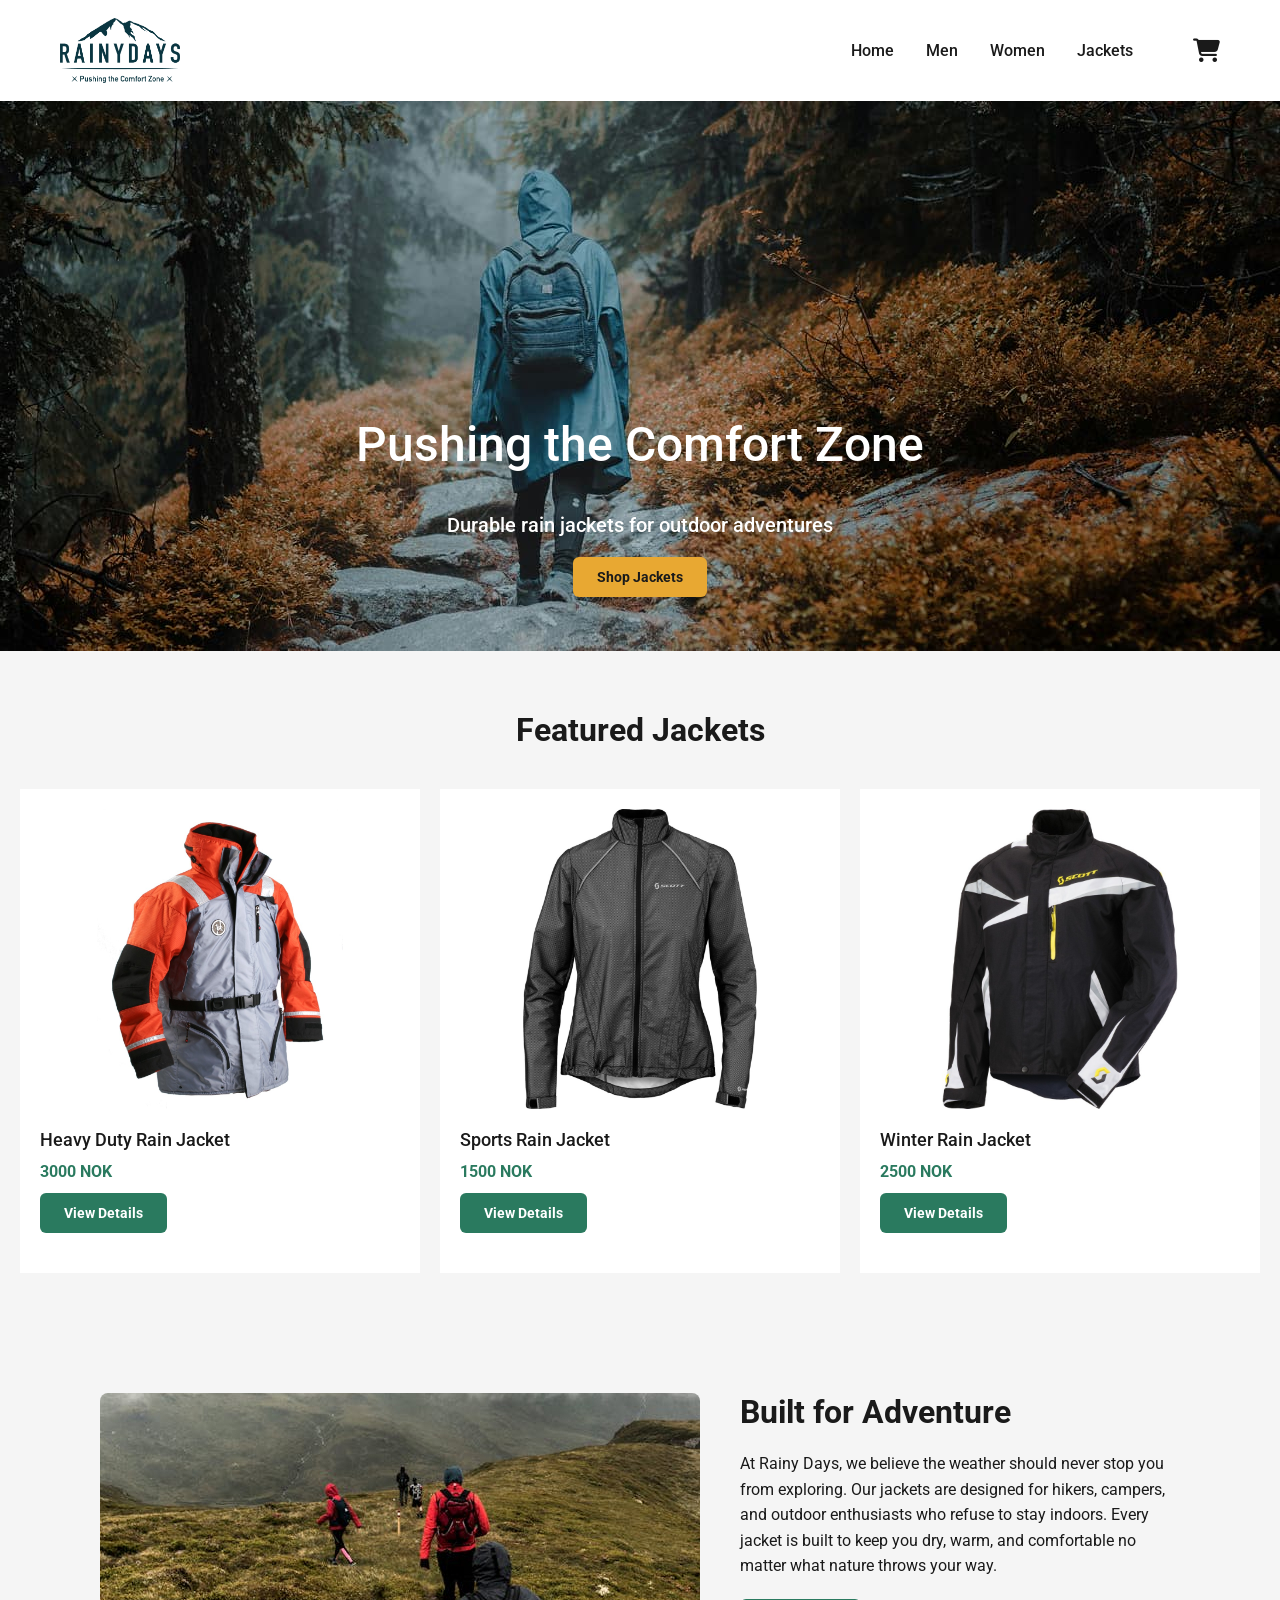
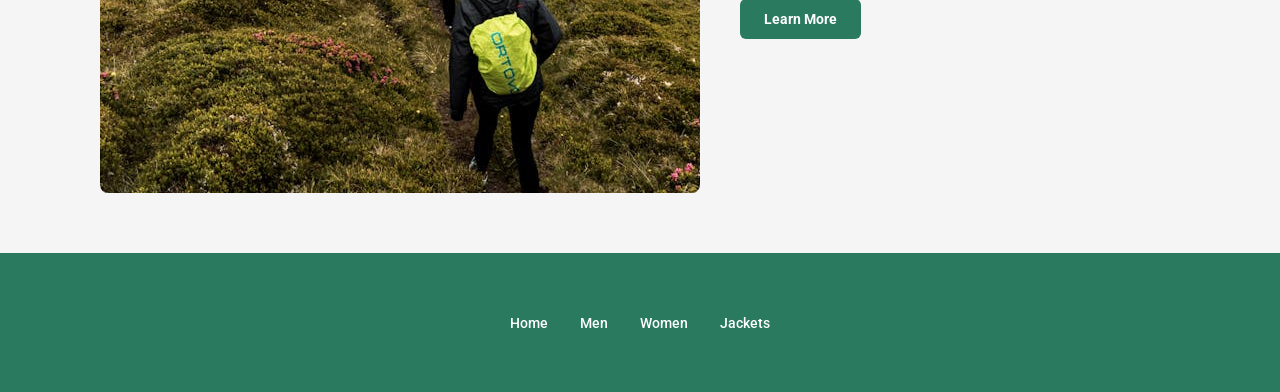
<file: index.html>
<!DOCTYPE html>
<html lang="en">
<head>
    <meta charset="UTF-8">
    <meta name="viewport" content="width=device-width, initial-scale=1.0">
    <meta name="description" content="Rainy Days outdoor rain jackets - Home">
    <title>Rainy Days | Home</title>

    <link rel="stylesheet" href="css/styles.css">
    <link rel="preconnect" href="https://fonts.googleapis.com">
    <link rel="preconnect" href="https://fonts.gstatic.com" crossorigin>
    <link rel="stylesheet" href="https://cdnjs.cloudflare.com/ajax/libs/font-awesome/6.5.2/css/all.min.css">
    <link href="https://fonts.googleapis.com/css2?family=Roboto:wght@300;400;500;700&display=swap" rel="stylesheet">
</head>
<body>
<header class="site-header">
    <div class="container">
        <input type="checkbox" id="menu-toggle" class="menu-toggle">

        <div class="header-content">
            <label for="menu-toggle" class="hamburger">

                <i class="fa-solid fa-bars hamburger-open"></i>

                <i class="fa-solid fa-xmark hamburger-close"></i>

            </label>

            <a href="index.html" class="logo">
                <img src="images/RainyDays_Logo.png" alt="Rainy Days">
            </a>

            <nav aria-label="Main navigation">
                <ul class="nav-list main-nav">
                    <li><a href="index.html">Home</a></li>
                    <li><a href="men.html">Men</a></li>
                    <li><a href="women.html">Women</a></li>
                    <li><a href="jackets.html">Jackets</a></li>
                </ul>
            </nav>

            <a href="cart.html" class="cart-link">
                <i class="fa-solid fa-cart-shopping"></i>
            </a>
        </div>
    </div>
</header>
<main>
    <section class="hero">

        <div class="hero-content">

            <h1>Pushing the Comfort Zone</h1>

            <p>
                Durable rain jackets for outdoor adventures
            </p>

            <a href="jackets.html" class="btn btn-gold">
                Shop Jackets
            </a>

        </div>

    </section>

    <section class="featured-jackets">

        <div class="container">

            <h2 class="section-title">
                Featured Jackets
            </h2>

            <div class="product-grid">

                <article class="product-card product-card--featured ">

                    <div class="product-card-image">

                        <img src="images/RainyDays_Jacket1.jpg"
                            alt="Heavy Duty Rain Jacket">

                    </div>

                    <div class="product-card-content">
                        <h3 class="product-card-title">
                            Heavy Duty Rain Jacket
                        </h3>

                        <p class="product-card-price">
                            3000 NOK
                        </p>

                        <a href="product.html" class="btn btn-primary">
                            View Details
                        </a>
                    </div>
                </article>

                <article class="product-card product-card--featured ">

                    <div class="product-card-image">

                        <img src="images/RainyDays_Jacket2.jpg"
                            alt="Sports Rain Jacket">

                    </div>

                    <div class="product-card-content">
                        <h3 class="product-card-title">
                            Sports Rain Jacket
                        </h3>

                        <p class="product-card-price">
                            1500 NOK
                        </p>

                        <a href="product.html" class="btn btn-primary">
                            View Details
                        </a>
                    </div>
                </article>

                <article class="product-card product-card--featured ">

                    <div class="product-card-image">

                        <img src="images/RainyDays_Jacket4.jpg"
                            alt="Winter Rain Jacket">

                    </div>

                    <div class="product-card-content">
                        <h3 class="product-card-title">
                            Winter Rain Jacket
                        </h3>

                        <p class="product-card-price">
                            2500 NOK
                        </p>

                        <a href="product.html" class="btn btn-primary">
                            View Details
                        </a>
                    </div>
                </article>

            </div>

        </div>

    </section>

    <section class="about-section">

        <div class="container about-content">

            <img
                src="images/about-image.jpg"
                alt="Hikers exploring outdoors in rainy conditions">

            <div class="about-text">

                <h2 class="section-title">
                    Built for Adventure
                </h2>

                <p>
                    At Rainy Days, we believe the weather should never stop you from
                    exploring. Our jackets are designed for hikers, campers, and
                    outdoor enthusiasts who refuse to stay indoors. Every jacket is
                    built to keep you dry, warm, and comfortable no matter what
                    nature throws your way.
                </p>

                <a href="#" class="btn btn-primary">
                    Learn More
                </a>

            </div>

        </div>

    </section>
</main> 
<footer class="site-footer">

    <div class="container">

        <nav aria-label="Footer navigation">

            <ul class="footer-nav">

                <li><a href="index.html">Home</a></li>
                <li><a href="men.html">Men</a></li>
                <li><a href="women.html">Women</a></li>
                <li><a href="jackets.html">Jackets</a></li>

            </ul>

        </nav>

    </div>

</footer>
</body>
</html>
</file>
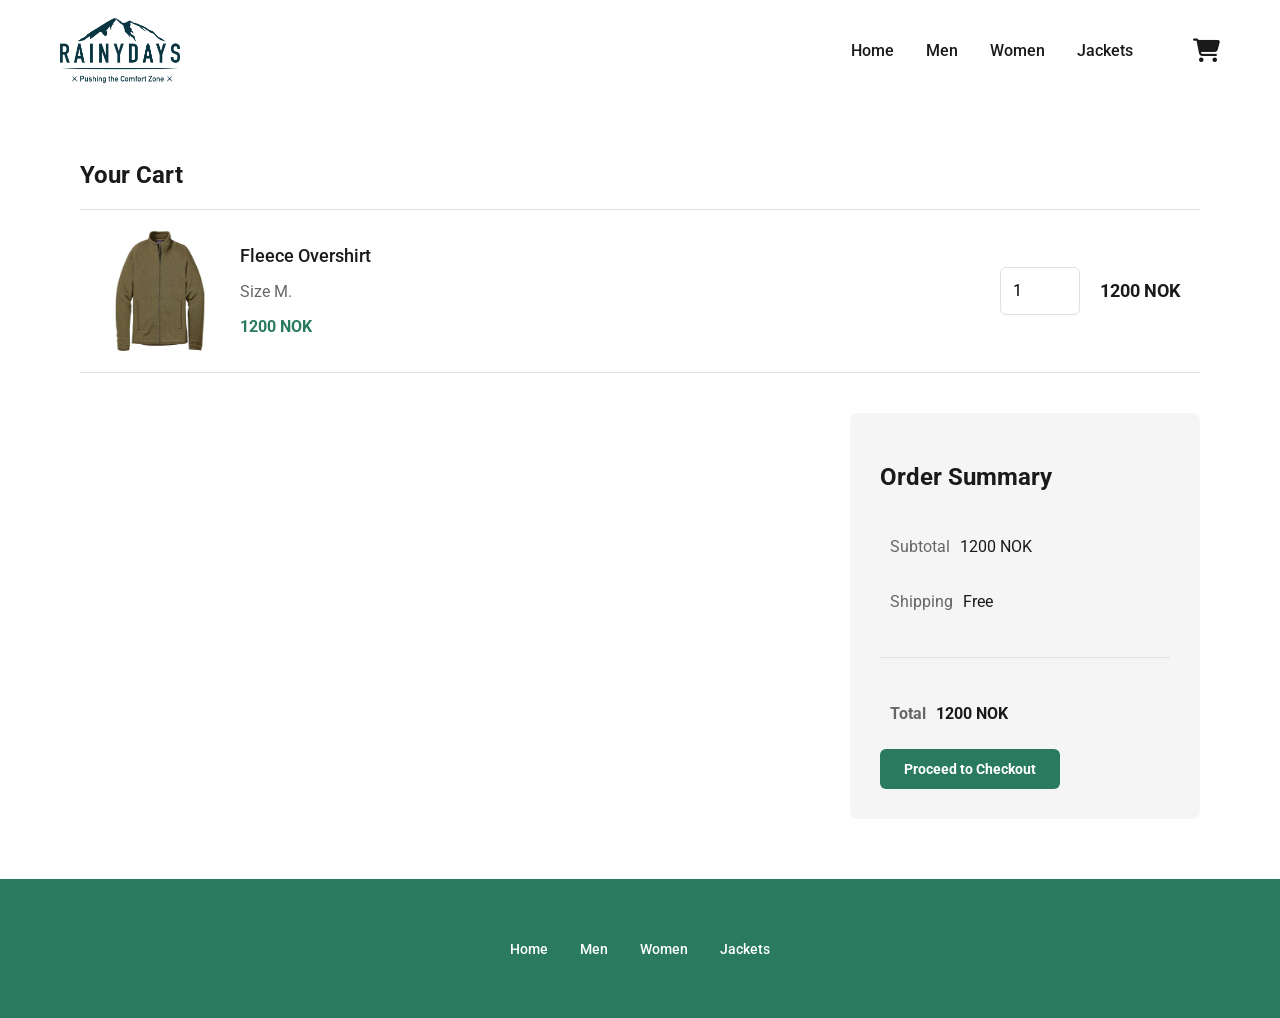
<file: cart.html>
<!DOCTYPE html>
<html lang="en">
<head>
    <meta charset="UTF-8">
    <meta name="viewport" content="width=device-width, initial-scale=1.0">
    <meta name="description" content="Rainy Days outdoor rain jackets - Shopping Cart">
    <title>Rainy Days | Cart</title>

    <link rel="stylesheet" href="css/styles.css">
    <link rel="preconnect" href="https://fonts.googleapis.com">
    <link rel="preconnect" href="https://fonts.gstatic.com" crossorigin>
    <link rel="stylesheet" href="https://cdnjs.cloudflare.com/ajax/libs/font-awesome/6.5.2/css/all.min.css">
    <link href="https://fonts.googleapis.com/css2?family=Roboto:wght@300;400;500;700&display=swap" rel="stylesheet">
</head>
<body>
<header class="site-header">
    <div class="container">
        <input type="checkbox" id="menu-toggle" class="menu-toggle">

        <div class="header-content">
            <label for="menu-toggle" class="hamburger">

                <i class="fa-solid fa-bars hamburger-open"></i>

                <i class="fa-solid fa-xmark hamburger-close"></i>

            </label>

            <a href="index.html" class="logo">
                <img src="images/RainyDays_Logo.png" alt="Rainy Days">
            </a>

            <nav aria-label="Main navigation">
                <ul class="nav-list main-nav">
                    <li><a href="index.html">Home</a></li>
                    <li><a href="men.html">Men</a></li>
                    <li><a href="women.html">Women</a></li>
                    <li><a href="jackets.html">Jackets</a></li>
                </ul>
            </nav>

            <a href="cart.html" class="cart-link">
                <i class="fa-solid fa-cart-shopping"></i>
            </a>
        </div>
    </div>
</header>

<main>

    <section class="cart-page">

        <div class="container">

            <h1 class="page-title">
                Your Cart
            </h1>

            <div class="cart-item">

                <div class="cart-item-info">

                    <img src="images/productimage.jpg" alt="Fleece Overshirt">

                    <div>
                        <h2 class="product-title">Fleece Overshirt</h2>
                        <p class="product-size">Size M.</p>
                        <p class="product-price">1200 NOK</p>
                    </div>

                </div>

                <div class="cart-item-actions">

                    <div class="quantity-selector">

                    <input
                        type="number"
                        id="quantity"
                        name="quantity"
                        min="1"
                        max="99"
                        value="1">

                </div>

                <p class="product-price">1200 NOK</p>

                </div>

            </div>

            <aside class="order-summary">

                <h2>Order Summary</h2>

                <div class="summary-row">
                    <span class="summary-identifier">Subtotal</span>
                    <span class="summary-value">1200 NOK</span>
                </div>

                <div class="summary-row">
                    <span class="summary-identifier">Shipping</span>
                    <span class="summary-value">Free</span>
                </div>

                <div class="summary-divider">

              

                </div>

                <div class="summary-row total">
                    <span class="summary-total">Total</span>
                    <span class="summary-total-value">1200 NOK</span>
                </div>

                <a href="checkout.html"
                   class="btn btn-primary">
                    Proceed to Checkout
                </a>

            </aside>

        </div>

    </section>

</main>

<footer class="site-footer">

    <div class="container">

        <nav aria-label="Footer navigation">

            <ul class="footer-nav">

                <li><a href="index.html">Home</a></li>
                <li><a href="men.html">Men</a></li>
                <li><a href="women.html">Women</a></li>
                <li><a href="jackets.html">Jackets</a></li>

            </ul>

        </nav>

    </div>

</footer>
</body>
</html>
</file>
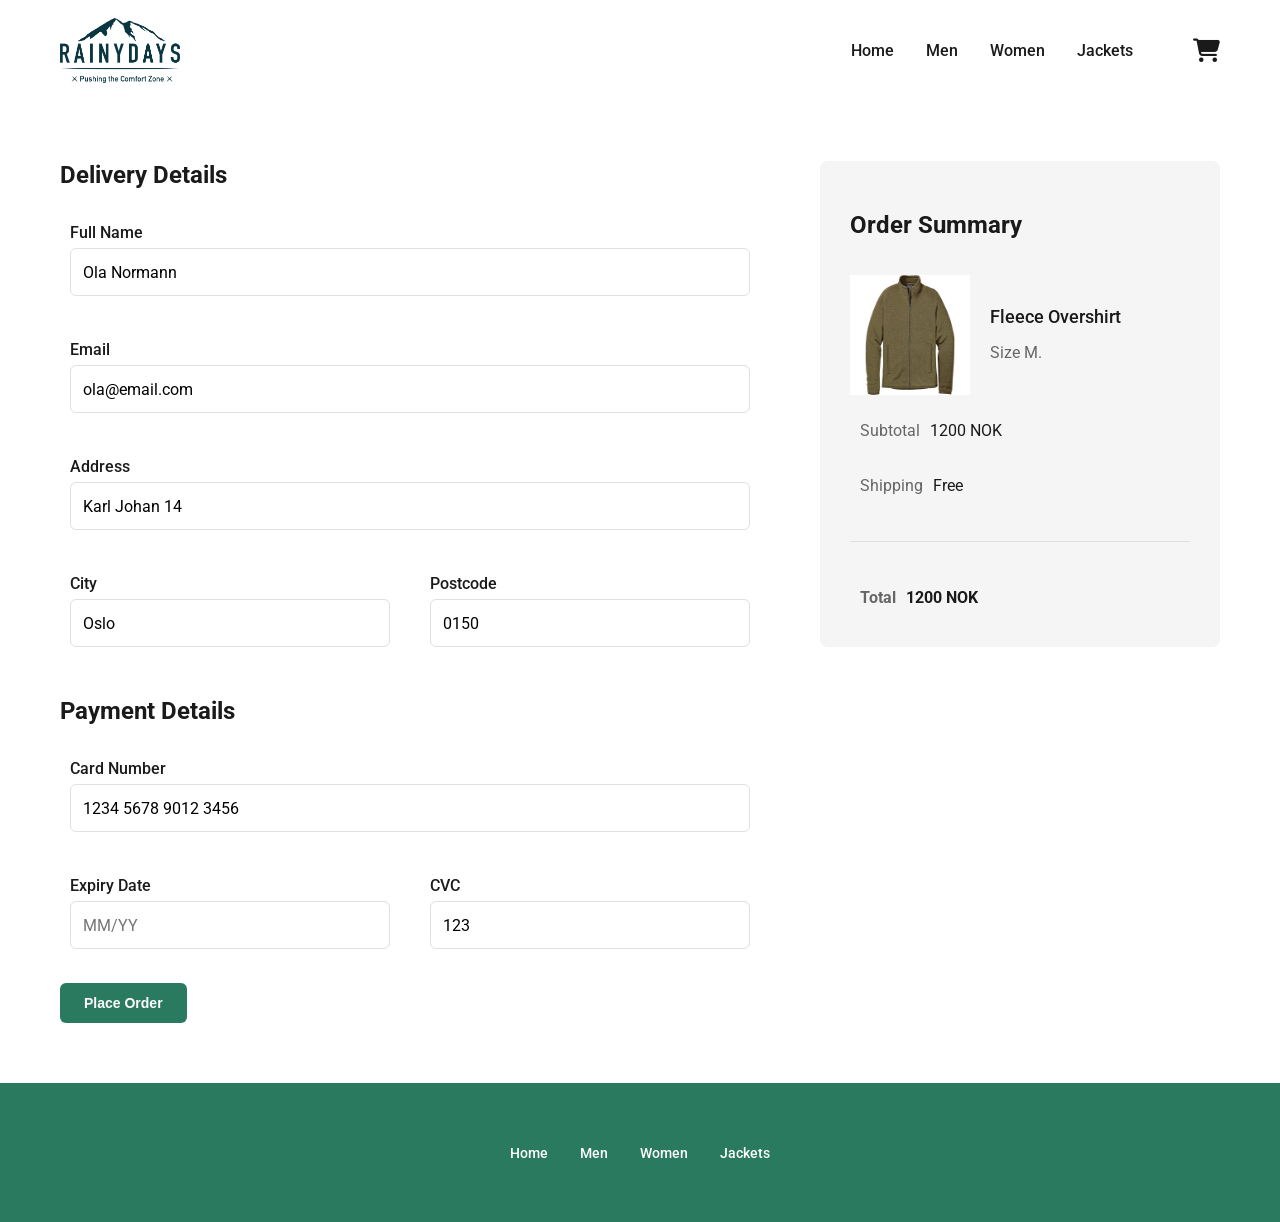
<file: checkout.html>
<!DOCTYPE html>
<html lang="en">
<head>
    <meta charset="UTF-8">
    <meta name="viewport" content="width=device-width, initial-scale=1.0">
    <meta name="description" content="Rainy Days outdoor rain jackets - Checkout">
    <title>Rainy Days | Checkout</title>

    <link rel="stylesheet" href="css/styles.css">
    <link rel="preconnect" href="https://fonts.googleapis.com">
    <link rel="preconnect" href="https://fonts.gstatic.com" crossorigin>
    <link rel="stylesheet" href="https://cdnjs.cloudflare.com/ajax/libs/font-awesome/6.5.2/css/all.min.css">
    <link href="https://fonts.googleapis.com/css2?family=Roboto:wght@300;400;500;700&display=swap" rel="stylesheet">
</head>
<body>
<header class="site-header">
    <div class="container">
        <input type="checkbox" id="menu-toggle" class="menu-toggle">

        <div class="header-content">
            <label for="menu-toggle" class="hamburger">

                <i class="fa-solid fa-bars hamburger-open"></i>

                <i class="fa-solid fa-xmark hamburger-close"></i>

            </label>

            <a href="index.html" class="logo">
                <img src="images/RainyDays_Logo.png" alt="Rainy Days">
            </a>

            <nav aria-label="Main navigation">
                <ul class="nav-list main-nav">
                    <li><a href="index.html">Home</a></li>
                    <li><a href="men.html">Men</a></li>
                    <li><a href="women.html">Women</a></li>
                    <li><a href="jackets.html">Jackets</a></li>
                </ul>
            </nav>

            <a href="cart.html" class="cart-link">
                <i class="fa-solid fa-cart-shopping"></i>
            </a>
        </div>
    </div>
</header>
<main>
    <section class="checkout-page">
        <div class="container">

            <div class="checkout-layout">

                <form class="checkout-form" action="success.html">

                    <section class="form-section">
                        <h1 class="subsection-title">Delivery Details</h1>

                        <div class="form-group">
                            <label for="full-name">Full Name</label>
                            <input type="text" id="full-name" name="full-name" value="Ola Normann">
                        </div>

                        <div class="form-group">
                            <label for="email">Email</label>
                            <input type="email" id="email" name="email" value="ola@email.com">
                        </div>

                        <div class="form-group">
                            <label for="address">Address</label>
                            <input type="text" id="address" name="address" value="Karl Johan 14">
                        </div>

                        <div class="form-row">
                            <div class="form-group">
                                <label for="city">City</label>
                                <input type="text" id="city" name="city" value="Oslo">
                            </div>

                            <div class="form-group">
                                <label for="postcode">Postcode</label>
                                <input type="text" id="postcode" name="postcode" value="0150">
                            </div>
                        </div>
                    </section>

                    <section class="form-section">
                        <h2 class="subsection-title">Payment Details</h2>

                        <div class="form-group">
                            <label for="card-number">Card Number</label>
                            <input type="text" id="card-number" name="card-number" value="1234 5678 9012 3456">
                        </div>

                        <div class="form-row">
                            <div class="form-group">
                                <label for="expiry">Expiry Date</label>
                                <input type="text" id="expiry" name="expiry" placeholder="MM/YY">
                            </div>

                            <div class="form-group">
                                <label for="cvc">CVC</label>
                                <input type="text" id="cvc" name="cvc" value="123">
                            </div>
                        </div>
                        <div class="payment-submit">
                            <button type="submit" class="btn btn-primary">
                                Place Order
                            </button>
                        </div>
                    </section>

                </form>

                <aside class="order-summary checkout-summary">

                    <h2>Order Summary</h2>

                    <div class="cart-item-info">

                        <img src="images/productimage.jpg" alt="Fleece Overshirt">

                        <div>
                            <h2 class="product-title">Fleece Overshirt</h2>
                            <p class="product-size">Size M.</p>
                        </div>

                    </div>

                    <div class="summary-row">
                        <span class="summary-identifier">Subtotal</span>
                        <span class="summary-value">1200 NOK</span>
                    </div>

                    <div class="summary-row">
                        <span class="summary-identifier">Shipping</span>
                        <span class="summary-value">Free</span>
                    </div>

                    <div class="summary-divider">

                    </div>

                    <div class="summary-row total">
                        <span class="summary-total">Total</span>
                        <span class="summary-total-value">1200 NOK</span>
                    </div>

          
                </aside>

            </div>

        </div>
    </section>
</main>
<footer class="site-footer">

    <div class="container">

        <nav aria-label="Footer navigation">

            <ul class="footer-nav">

                <li><a href="index.html">Home</a></li>
                <li><a href="men.html">Men</a></li>
                <li><a href="women.html">Women</a></li>
                <li><a href="jackets.html">Jackets</a></li>

            </ul>

        </nav>

    </div>

</footer>
</file>
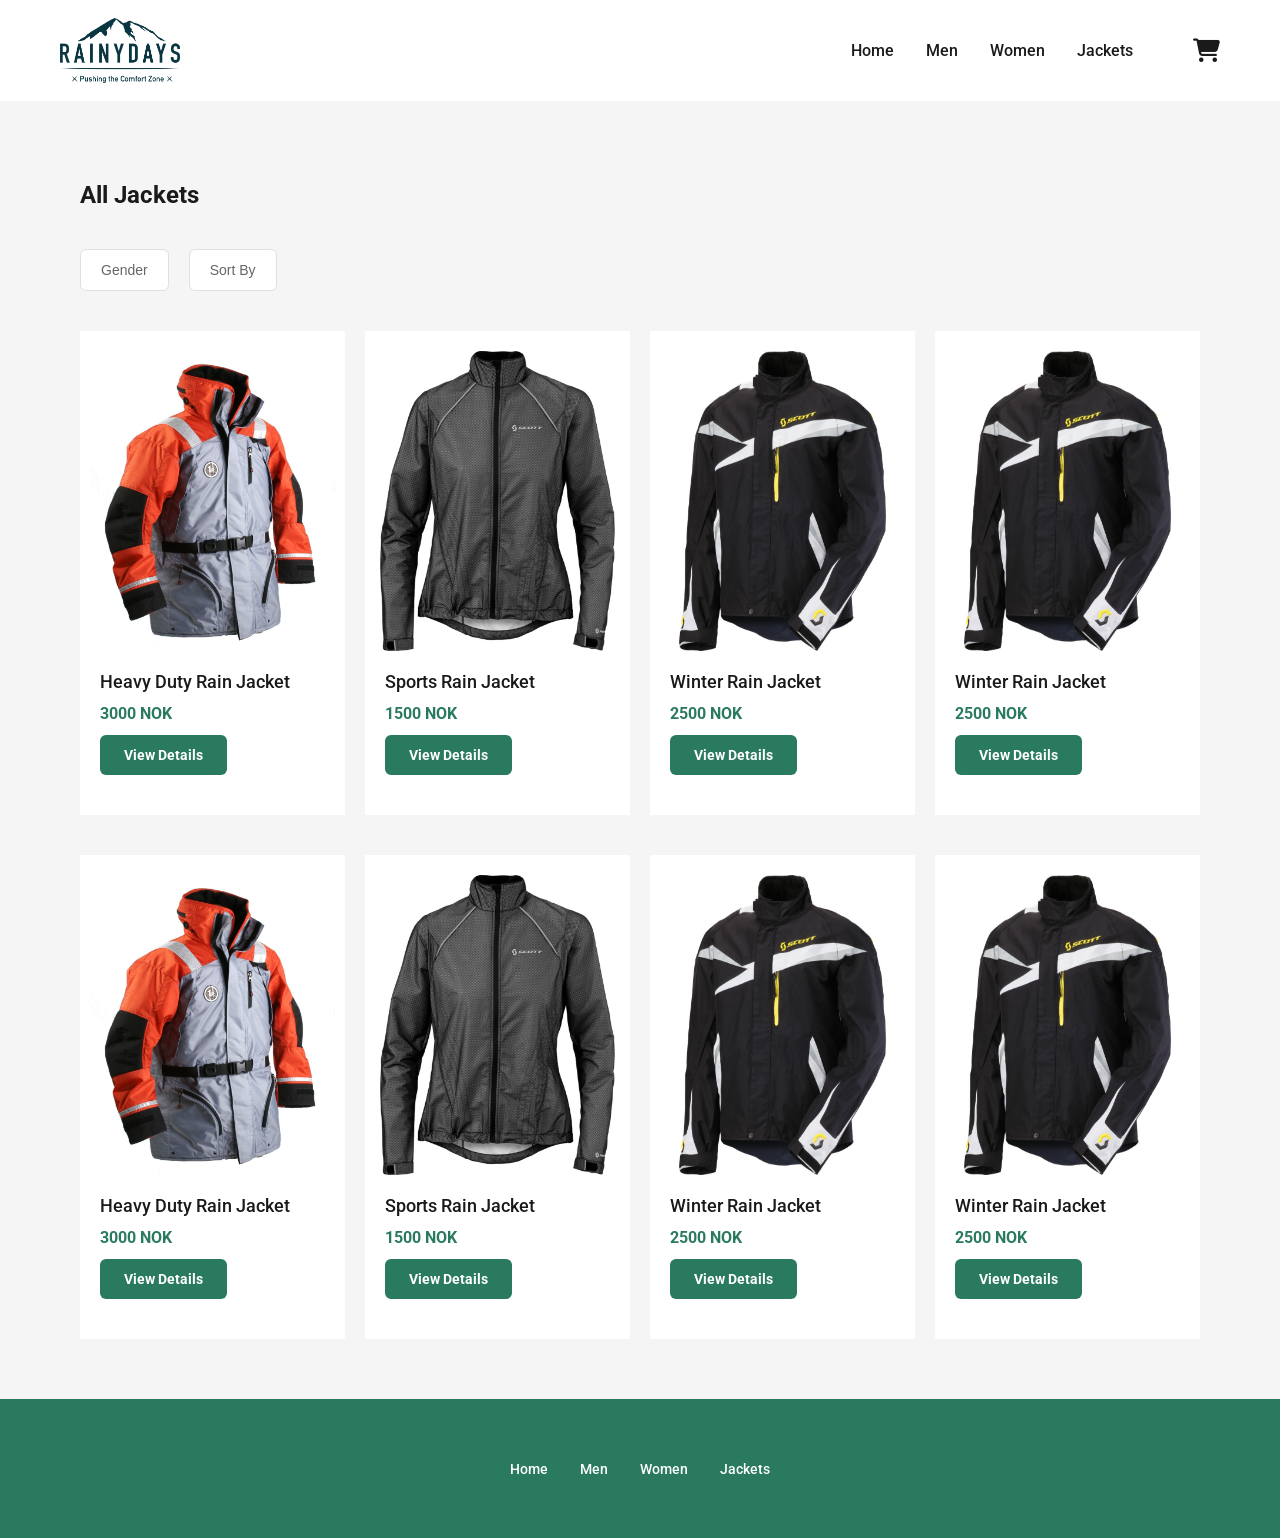
<file: jackets.html>
<!DOCTYPE html>
<html lang="en">
<head>
    <meta charset="UTF-8">
    <meta name="viewport" content="width=device-width, initial-scale=1.0">
    <meta name="description" content="Rainy Days outdoor rain jackets - Jackets">
    <title>Rainy Days | Jackets</title>

    <link rel="stylesheet" href="css/styles.css">
    <link rel="preconnect" href="https://fonts.googleapis.com">
    <link rel="preconnect" href="https://fonts.gstatic.com" crossorigin>
    <link rel="stylesheet" href="https://cdnjs.cloudflare.com/ajax/libs/font-awesome/6.5.2/css/all.min.css">
    <link href="https://fonts.googleapis.com/css2?family=Roboto:wght@300;400;500;700&display=swap" rel="stylesheet">
</head>
<body>
<header class="site-header">
    <div class="container">
        <input type="checkbox" id="menu-toggle" class="menu-toggle">

        <div class="header-content">
            <label for="menu-toggle" class="hamburger">

                <i class="fa-solid fa-bars hamburger-open"></i>

                <i class="fa-solid fa-xmark hamburger-close"></i>

            </label>

            <a href="index.html" class="logo">
                <img src="images/RainyDays_Logo.png" alt="Rainy Days">
            </a>

            <nav aria-label="Main navigation">
                <ul class="nav-list main-nav">
                    <li><a href="index.html">Home</a></li>
                    <li><a href="men.html">Men</a></li>
                    <li><a href="women.html">Women</a></li>
                    <li><a href="jackets.html">Jackets</a></li>
                </ul>
            </nav>

            <a href="cart.html" class="cart-link">
                <i class="fa-solid fa-cart-shopping"></i>
            </a>
        </div>
    </div>
</header>

<main>

    <section class="product-listing">

        <div class="container">

            <h1 class="page-title">
                All Jackets
            </h1>

            <div class="filters">

                <button class="filter-button">
                    Gender
                </button>

                <button class="filter-button">
                    Sort By
                </button>

            </div>

            <div class="product-grid-listing">

                <article class="product-card product-card--listing">

                    <div class="product-card-image">

                        <img src="images/RainyDays_Jacket1.jpg"
                            alt="Heavy Duty Rain Jacket">

                    </div>

                    <div class="product-card-content">
                        <h3 class="product-card-title">
                            Heavy Duty Rain Jacket
                        </h3>

                        <p class="product-card-price">
                            3000 NOK
                        </p>

                        <a href="product.html" class="btn btn-primary">
                            View Details
                        </a>
                    </div>

                </article>

                <article class="product-card product-card--listing">

                    <div class="product-card-image">

                        <img src="images/RainyDays_Jacket2.jpg"
                            alt="Sports Rain Jacket">

                    </div>

                    <div class="product-card-content">
                        <h3 class="product-card-title">
                            Sports Rain Jacket
                        </h3>

                        <p class="product-card-price">
                            1500 NOK
                        </p>

                        <a href="product.html" class="btn btn-primary">
                            View Details
                        </a>
                    </div>
                </article>

                <article class="product-card product-card--listing">

                    <div class="product-card-image">

                        <img src="images/RainyDays_Jacket4.jpg"
                            alt="Winter Rain Jacket">

                    </div>

                    <div class="product-card-content">
                        <h3 class="product-card-title">
                            Winter Rain Jacket
                        </h3>

                        <p class="product-card-price">
                            2500 NOK
                        </p>

                        <a href="product.html" class="btn btn-primary">
                            View Details
                        </a>
                    </div>
                </article>

                <article class="product-card product-card--listing">

                    <div class="product-card-image">

                        <img src="images/RainyDays_Jacket4.jpg"
                            alt="Winter Rain Jacket">

                    </div>

                    <div class="product-card-content">
                        <h3 class="product-card-title">
                            Winter Rain Jacket
                        </h3>

                        <p class="product-card-price">
                            2500 NOK
                        </p>

                        <a href="product.html" class="btn btn-primary">
                            View Details
                        </a>
                    </div>
                </article>
                <article class="product-card product-card--listing">

                    <div class="product-card-image">

                        <img src="images/RainyDays_Jacket1.jpg"
                            alt="Heavy Duty Rain Jacket">

                    </div>

                    <div class="product-card-content">
                        <h3 class="product-card-title">
                            Heavy Duty Rain Jacket
                        </h3>

                        <p class="product-card-price">
                            3000 NOK
                        </p>

                        <a href="product.html" class="btn btn-primary">
                            View Details
                        </a>
                    </div>

                </article>

                <article class="product-card product-card--listing">

                    <div class="product-card-image">

                        <img src="images/RainyDays_Jacket2.jpg"
                            alt="Sports Rain Jacket">

                    </div>

                    <div class="product-card-content">
                        <h3 class="product-card-title">
                            Sports Rain Jacket
                        </h3>

                        <p class="product-card-price">
                            1500 NOK
                        </p>

                        <a href="product.html" class="btn btn-primary">
                            View Details
                        </a>
                    </div>
                </article>

                <article class="product-card product-card--listing">

                    <div class="product-card-image">

                        <img src="images/RainyDays_Jacket4.jpg"
                            alt="Winter Rain Jacket">

                    </div>

                    <div class="product-card-content">
                        <h3 class="product-card-title">
                            Winter Rain Jacket
                        </h3>

                        <p class="product-card-price">
                            2500 NOK
                        </p>

                        <a href="product.html" class="btn btn-primary">
                            View Details
                        </a>
                    </div>
                </article>

                <article class="product-card product-card--listing">

                    <div class="product-card-image">

                        <img src="images/RainyDays_Jacket4.jpg"
                            alt="Winter Rain Jacket">

                    </div>

                    <div class="product-card-content">
                        <h3 class="product-card-title">
                            Winter Rain Jacket
                        </h3>

                        <p class="product-card-price">
                            2500 NOK
                        </p>

                        <a href="product.html" class="btn btn-primary">
                            View Details
                        </a>
                    </div>
                </article>

            </div>

        </div>

    </section>

</main>

<footer class="site-footer">

    <div class="container">

        <nav aria-label="Footer navigation">

            <ul class="footer-nav">

                <li><a href="index.html">Home</a></li>
                <li><a href="men.html">Men</a></li>
                <li><a href="women.html">Women</a></li>
                <li><a href="jackets.html">Jackets</a></li>

            </ul>

        </nav>

    </div>

</footer>
</body>
</html>
</file>
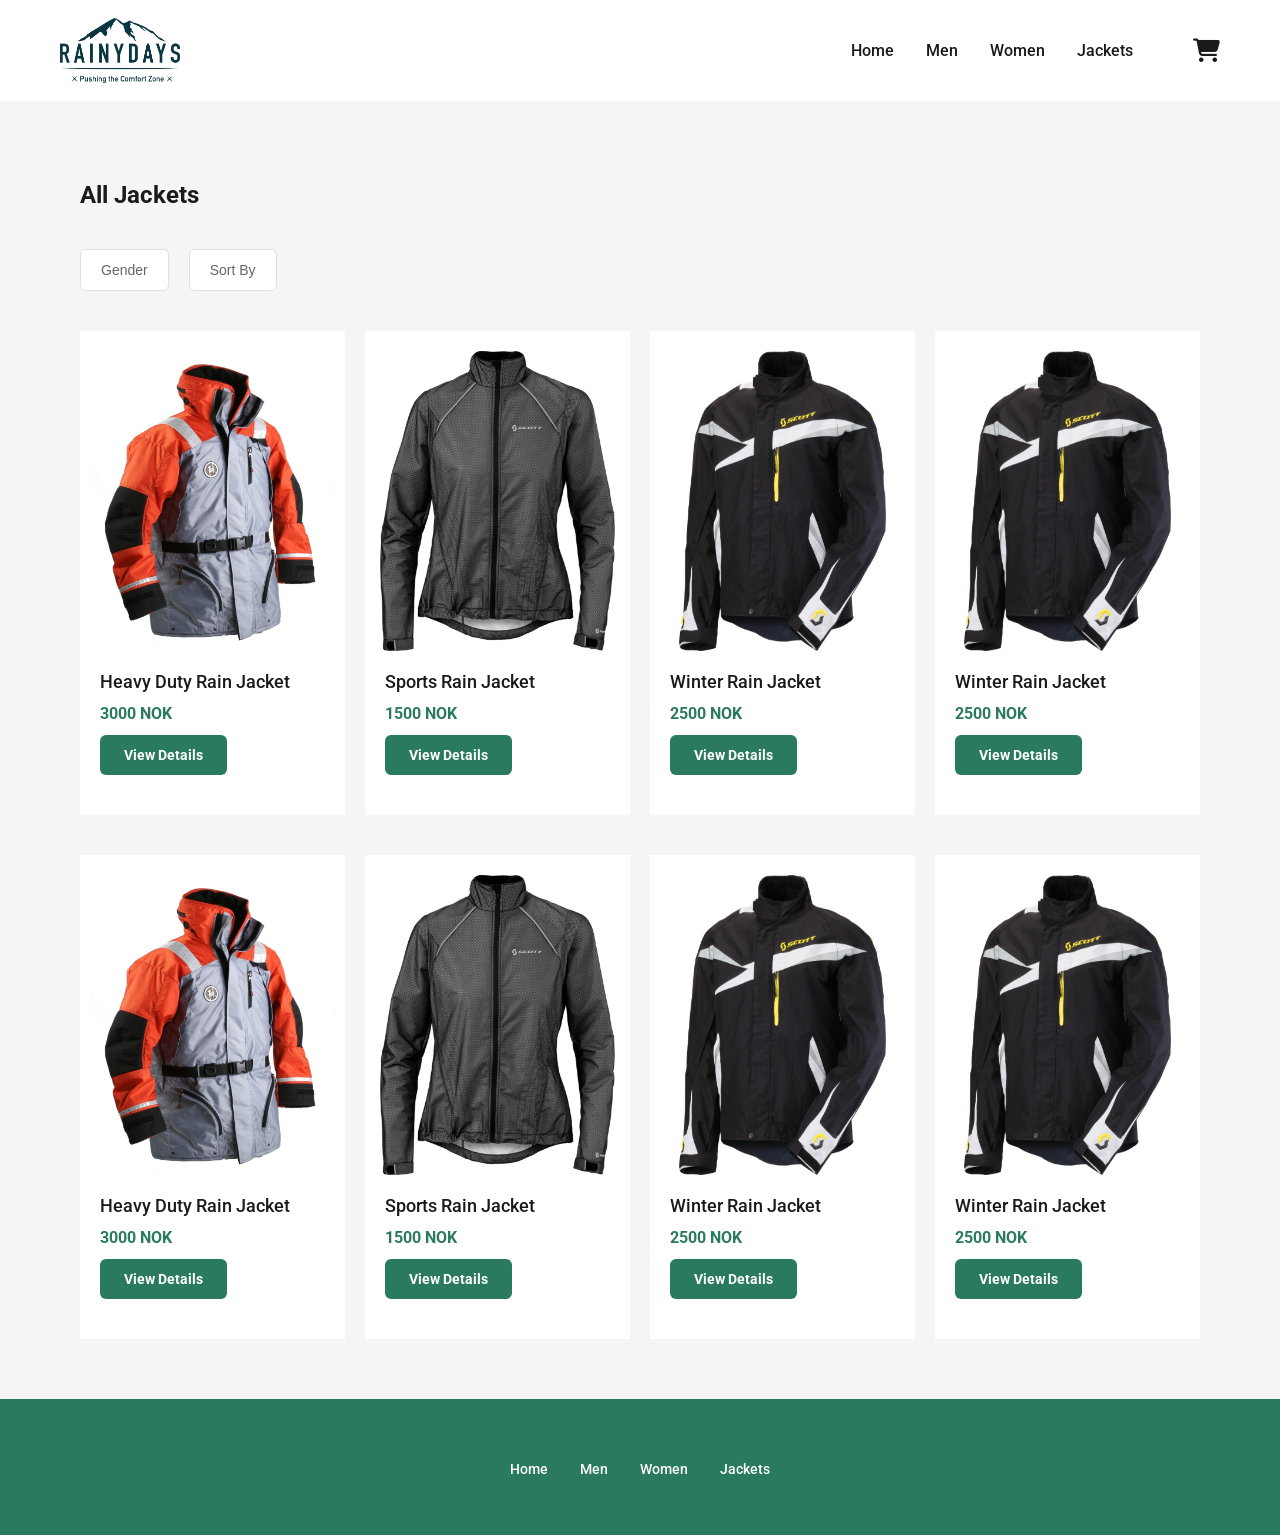
<file: men.html>
<!DOCTYPE html>
<html lang="en">
<head>
    <meta charset="UTF-8">
    <meta http-equiv="refresh" content="0; url=jackets.html">
    <title>Redirecting...</title>
    <p>If you are not redirected, <a href="jackets.html">click here</a>.</p>
</head>
<body>
</body>
</html>
</file>
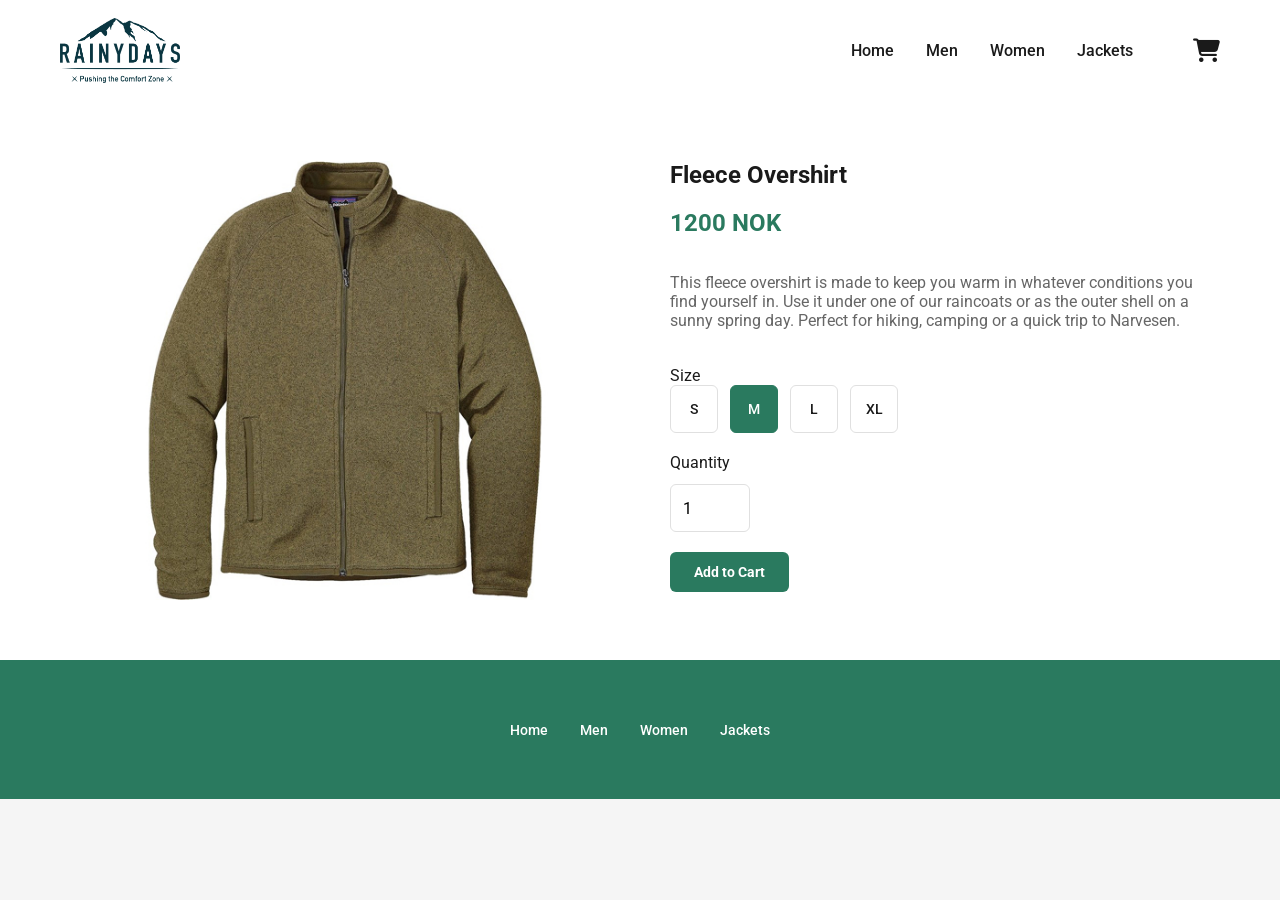
<file: product.html>
<!DOCTYPE html>
<html lang="en">
<head>
    <meta charset="UTF-8">
    <meta name="viewport" content="width=device-width, initial-scale=1.0">
    <meta name="description" content="Rainy Days outdoor rain jackets - Fleece Overshirt">
    <title>Rainy Days | Fleece Overshirt</title>

    <link rel="stylesheet" href="css/styles.css">
    <link rel="preconnect" href="https://fonts.googleapis.com">
    <link rel="preconnect" href="https://fonts.gstatic.com" crossorigin>
    <link rel="stylesheet" href="https://cdnjs.cloudflare.com/ajax/libs/font-awesome/6.5.2/css/all.min.css">
    <link href="https://fonts.googleapis.com/css2?family=Roboto:wght@300;400;500;700&display=swap" rel="stylesheet">
</head>
<body>
<header class="site-header">
    <div class="container">
        <input type="checkbox" id="menu-toggle" class="menu-toggle">

        <div class="header-content">
            <label for="menu-toggle" class="hamburger">

                <i class="fa-solid fa-bars hamburger-open"></i>

                <i class="fa-solid fa-xmark hamburger-close"></i>

            </label>

            <a href="index.html" class="logo">
                <img src="images/RainyDays_Logo.png" alt="Rainy Days">
            </a>

            <nav aria-label="Main navigation">
                <ul class="nav-list main-nav">
                    <li><a href="index.html">Home</a></li>
                    <li><a href="men.html">Men</a></li>
                    <li><a href="women.html">Women</a></li>
                    <li><a href="jackets.html">Jackets</a></li>
                </ul>
            </nav>

            <a href="cart.html" class="cart-link">
                <i class="fa-solid fa-cart-shopping"></i>
            </a>
        </div>
    </div>
</header>

<main>

    <section class="product-detail">

        <div class="container product-detail-content">

            <div class="product-image">
                <img src="images/productimage.jpg"
                     alt="Fleece Overshirt">
            </div>

            <div class="product-info">

                <h1>Fleece Overshirt</h1>

                <p class="product-price">
                    1200 NOK
                </p>

                <p class="product-description">
                    This fleece overshirt is made to keep you warm in whatever conditions you find yourself in. Use it under one of our raincoats or as the outer shell on a sunny spring day. Perfect for hiking, camping or a quick trip to Narvesen. 
                </p>

                <div class="size-selector">

                    <label>Size</label>

                    <div class="size-options">
                        <input type="radio" name="size" id="size-s" class="size-input">
                        <label for="size-s" class="size-button">S</label>

                        <input type="radio" name="size" id="size-m" class="size-input" checked>
                        <label for="size-m" class="size-button">M</label>

                        <input type="radio" name="size" id="size-l" class="size-input">
                        <label for="size-l" class="size-button">L</label>

                        <input type="radio" name="size" id="size-xl" class="size-input">
                        <label for="size-xl" class="size-button">XL</label>
                    </div>

                </div>

                <div class="quantity-selector">

                    <label for="quantity">
                        Quantity
                    </label>

                    <input
                        type="number"
                        id="quantity"
                        name="quantity"
                        min="1"
                        max="99"
                        value="1">

                </div>

                <a href="cart.html" class="btn btn-primary">
                    Add to Cart
                </a>

            </div>

        </div>

    </section>

</main>

<footer class="site-footer">

    <div class="container">

        <nav aria-label="Footer navigation">

            <ul class="footer-nav">

                <li><a href="index.html">Home</a></li>
                <li><a href="men.html">Men</a></li>
                <li><a href="women.html">Women</a></li>
                <li><a href="jackets.html">Jackets</a></li>

            </ul>

        </nav>

    </div>

</footer>
</body>
</html>
</file>
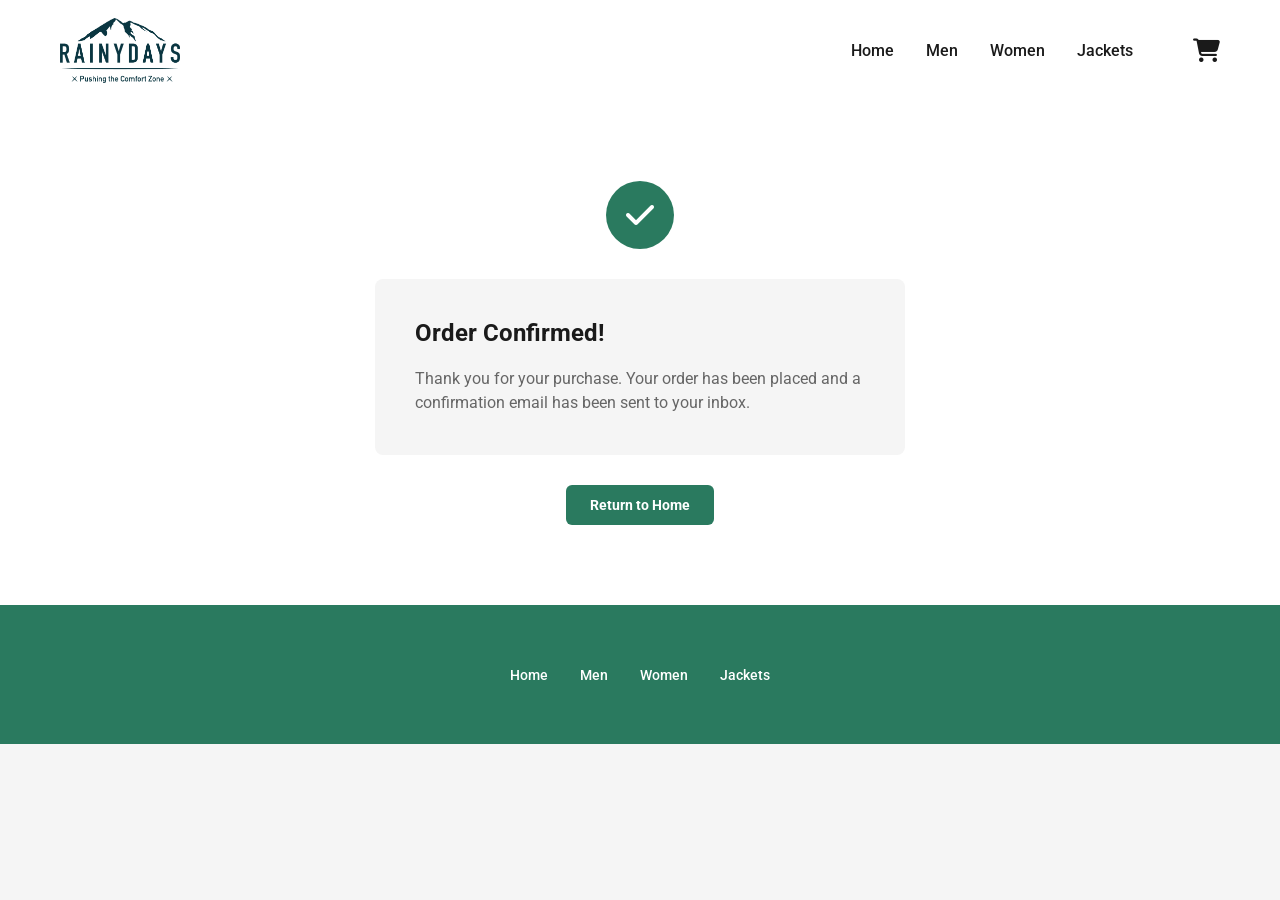
<file: success.html>
<!DOCTYPE html>
<html lang="en">
<head>
    <meta charset="UTF-8">
    <meta name="viewport" content="width=device-width, initial-scale=1.0">
    <meta name="description" content="Rainy Days outdoor rain jackets - Order Confirmed">
    <title>Rainy Days | Order Confirmed</title>

    <link rel="stylesheet" href="css/styles.css">
    <link rel="preconnect" href="https://fonts.googleapis.com">
    <link rel="preconnect" href="https://fonts.gstatic.com" crossorigin>
    <link rel="stylesheet" href="https://cdnjs.cloudflare.com/ajax/libs/font-awesome/6.5.2/css/all.min.css">
    <link href="https://fonts.googleapis.com/css2?family=Roboto:wght@300;400;500;700&display=swap" rel="stylesheet">
</head>
<body>
<header class="site-header">
    <div class="container">
        <input type="checkbox" id="menu-toggle" class="menu-toggle">

        <div class="header-content">
            <label for="menu-toggle" class="hamburger">

                <i class="fa-solid fa-bars hamburger-open"></i>

                <i class="fa-solid fa-xmark hamburger-close"></i>

            </label>

            <a href="index.html" class="logo">
                <img src="images/RainyDays_Logo.png" alt="Rainy Days">
            </a>

            <nav aria-label="Main navigation">
                <ul class="nav-list main-nav">
                    <li><a href="index.html">Home</a></li>
                    <li><a href="men.html">Men</a></li>
                    <li><a href="women.html">Women</a></li>
                    <li><a href="jackets.html">Jackets</a></li>
                </ul>
            </nav>

            <a href="cart.html" class="cart-link">
                <i class="fa-solid fa-cart-shopping"></i>
            </a>
        </div>
    </div>
</header>
<main>
    
    <section class="confirmation-page">

        <div class="confirmation-content">

            <div class="confirmation-icon">
            <i class="fa-solid fa-check"></i>
        </div>

            <div class="confirmation-card">

                <h1>
                    Order Confirmed!
                </h1>

                <p>
                    Thank you for your purchase. Your order has been placed
                    and a confirmation email has been sent to your inbox.
                </p>

            </div>

            <a href="index.html" class="btn btn-primary">
                Return to Home
            </a>

        </div>

    </section>

</main>
<footer class="site-footer">

    <div class="container">

        <nav aria-label="Footer navigation">

            <ul class="footer-nav">

                <li><a href="index.html">Home</a></li>
                <li><a href="men.html">Men</a></li>
                <li><a href="women.html">Women</a></li>
                <li><a href="jackets.html">Jackets</a></li>

            </ul>

        </nav>

    </div>

</footer>
</file>
<file: css/styles.css>
:root {

        /* Typography */

    --font-primary: "Roboto", sans-serif;

    --font-display: 48px;
    --font-page-title: 36px;
    --font-section-title: 32px;
    --font-subsection-title: 24px;
    --font-lead: 20px;
    --font-card-title: 18px;
    --font-cart-product-title: 18px;
    --font-cart-product-size: 16px;
    --font-body: 16px;
    --font-summary: 16px;
    --font-price: 16px;
    --font-small: 14px;

    --font-weight-regular: 400;
    --font-weight-medium: 500;
    --font-weight-bold: 700;

        /* Colors */

    --font-primary: "Roboto", sans-serif;

    --color-white: #ffffff;
    --color-dark-text: #1a1a1a;
    --color-background-grey: #f5f5f5;
    --color-light-text: #666666;
    --color-primary-teal: #2a7a5f;
    --color-accent-gold: #e8a832;
    --color-primary-dark: #1e5c47;

    --container-width: 1200px;
    --radius-small: 6px;
    --radius-medium: 8px;

    --size-selector-button: 48px;
}

* {
    box-sizing: border-box;
}

body {
    margin: 0;
    font-family: var(--font-primary);
    color: var(--color-dark-text);
    background-color: var(--color-background-grey);
}

img {
    display: block;
    max-width: 100%;
    height: auto;
}

a {
    color: inherit;
    text-decoration: none;
}

.container {
    max-width: var(--container-width);
    margin: 0 auto;
    padding: 0 20px;
}



/* Header */

.menu-toggle {
    display: none;
}

.hamburger {
    display: none;
}

.hamburger-open {
    display: block;
}

.hamburger-close {
    display: none;
}

.site-header {
    padding: 18px 0;
    background-color: var(--color-white);
}

.menu-toggle {
    position: absolute;
    left: -9999px;
}

.header-content {
    display: grid;
    grid-template-columns: 120px 1fr auto;
    align-items: center;
    position: relative;
}


.header-right {
    display: flex;
    align-items: center;
    gap: 60px;

}

.cart-link {
    font-size: 24px;
}

.cart-container {
    display: flex;
    align-items: center;
}

.logo {

    width: 120px;
    height: 65px;
}


.main-nav {
    display: flex;
    justify-content: center;
    gap: 32px;
    margin: 0;
    padding: 0;
    list-style: none;
}

.site-header nav {
    display: flex;
    justify-content: right;
    padding: 20px 60px;
   
}

.main-nav a {
    font-size: 16px;
    font-weight: var(--font-weight-medium);
}

@media (max-width: 768px) {
    .hamburger {
        display: block;
        font-size: 22px;
        color: var(--color-dark-text);
        cursor: pointer;
    }

    .header-content {
        grid-template-columns: auto 1fr auto;
    }

    .header-content nav {
        display: none;
    }

    .logo {
        justify-self: center;
    }

    .site-header nav {
        display: none;
        grid-column: 1 / -1;
    }

    .menu-toggle:checked + .header-content nav {
        display: block;

        position: absolute;
        top: 100%;
        left: 0;
        right: 0;

        background: var(--color-white);
        z-index: 100;
    }

    .main-nav {
        flex-direction: column;
        gap: 0;
        align-items: flex-start;
        padding-top: 20px;
    }

    .main-nav li {
        padding: 12px 0;
    }
     main {
        position: relative;
    }

     .hamburger .hamburger-open {
        display: inline-block;
    }

    .hamburger .hamburger-close {
        display: none;
    }

    .menu-toggle:checked + .header-content .hamburger-open {
        display: none;
    }

    .menu-toggle:checked + .header-content .hamburger-close {
        display: inline-block;
    }

    body:has(.menu-toggle:checked) main::before {
        content: "";
        position: fixed;
        inset: 0;
        background: rgba(0, 0, 0, 0.45);
        z-index: 50;
    }

    .site-header {
        position: relative;
        z-index: 100;
    }
}

/* Footer */

.footer-nav {
    display: flex;
    gap: 32px;
    margin: 0;
    padding: 0;
    list-style: none;
    color: var(--color-white)
}

/* Buttons */

.btn {
    display: inline-block;
    padding: 12px 24px;
    border-radius: var(--radius-small);
    font-size: 14px;
    font-weight: 700;
    text-align: center;
    border: none;
    cursor: pointer;
}

.btn-primary {
    color: var(--color-white);
    background-color: var(--color-primary-teal);
}

.btn-gold {
    color: var(--color-dark-text);
    background-color: var(--color-accent-gold);
}

/* Hero */

.hero {
    height: 550px;

    position: relative;

    background: url("../images/hero-image.jpg");
    background-repeat: no-repeat;
    background-position: right center;
    background-size: cover;

    display: flex;
    justify-content: center;

    text-align: center;
}

.hero-content {
    position:absolute;
    margin-top: 275px;
    color: var(--color-white);

}

.hero h1 {
    font-size: var(--font-display);
    font-weight: var(--font-weight-medium);
}

.hero p {
    font-size: var(--font-lead);
    font-weight: var(--font-weight-medium);
}

@media (max-width: 768px) {

    .hero-content {
        margin-top: 180px;
    }

    .hero h1 {
        font-size: 36px;
    }

}

/* Section title */

.section-title {
    font-size: var(--font-section-title);
    font-weight: var(--font-weight-bold);
    margin: 0;
}

/* Featured products */

.featured-jackets {
    background-color: var(--color-background-grey);
    padding: 60px 0;
}

.featured-jackets .container {
    display: flex;
    flex-direction: column;
    align-items: center;
    gap: 40px;
}

/* Product Grid */

.product-grid {
    display: grid;
    gap: 20px;
}

@media (min-width: 1200px) {
    .product-grid {
        grid-template-columns: repeat(3, 1fr);
    }
}

/* Product card */

.product-card {
    background-color: var(--color-white);
    width: 100%;
    padding: 20px 0px;
}

.product-card--featured {

    width: 400px;
}

.product-card--listings {

    width: 315px;
}

.product-card img {
    
    height: 300px;    
    border-radius: 8px;
}

.product-card-content {
    display: flex;
    flex-direction: column;
    gap: 12px;
    padding: 20px;

    align-items: flex-start;
}

.product-card-title {
    margin: 0;
    font-size: 18px;
    font-weight: 500;
}

.product-card-price {
    margin: 0;
    font-size: var(--font-price);
    font-weight: var(--font-weight-bold);
    color: var(--color-primary-teal)
}

.product-card-image {
    height: 300px;

    display: flex;
    justify-content: center;
    align-items: center;
}

.product-card-image img {
    max-height: 100%;
    max-width: 100%;
    width: auto;
}

/* About Us */

.about-section {
    padding: 60px 80px;
}

.about-content {
    display: flex;
    gap: 40px;
    align-items: top;
}

.about-content img {
    width: 600px;
    height: 400px;
    object-fit: cover;
    border-radius: var(--radius-medium);
}

.about-text {
    width: 500px;

    display: flex;
    flex-direction: column;
    gap: 20px;
    align-items: flex-start;
}

.about-text p {
    margin: 0;
    font-size: var(--font-body);
    font-weight: var(--font-weight-regular);
    line-height: 1.6;
}

@media (max-width: 768px) {
    .about-section {
        padding: 40px 20px;
    }

    .about-content {
        flex-direction: column;
        align-items: flex-start;
    }

    .about-content img {
        width: 100%;
        height: auto;
        max-height: 400px;
        object-fit: cover;
    }

    .about-text {
        width: 100%;
    }
}

/* Product Grid Listing */

.product-listing {

    padding:60px;
}

.product-grid-listing {
    display: grid;
    grid-template-columns: repeat(4, 1fr);
    gap: 40px 20px;
    justify-content: center;
}

.product-card--listing {
     
}

.filters {
    display: flex;
    gap: 20px;
    margin: 40px 0;
}

.filter-button {
    padding: 12px 20px;
    background: var(--color-white);
    border: 1px solid #e0e0e0;
    color: var(--color-light-text);
    border-radius: var(--radius-small);
    font-size: var(--font-small);
}

@media (max-width: 1199px) {
    .product-grid-listing {
        grid-template-columns: repeat(2, 1fr);
    }
}

@media (max-width: 700px) {
    .product-listing {
        padding: 40px 0;
    }

    .product-grid-listing {
        grid-template-columns: 1fr;
    }

    .filters {
        flex-wrap: wrap;
    }
}

/* Footer */

.site-footer {
    padding: 60px 0;
    background-color: var(--color-primary-teal);
}

.footer-nav {
    justify-content: center;
}

.footer-nav a {
    font-size: 14px;
    font-weight: 500;
}

/* Product detail */

.product-detail {
    padding: 60px;
    background-color: var(--color-white);
}

.product-detail-content {
    display: grid;
    grid-template-columns: 1fr 1fr;
    gap: 60px;
   
}

.product-detail-content h1 {
    margin: 0em;
}

.product-detail-content .product-price {
    margin: 0em;
    color: var(--color-primary-teal);
    font-size: var(--font-subsection-title);
    font-weight:var(--font-weight-bold);
}

.product-detail-content p {
    line-height: auto;
    font-size: var(--font-body);
    color: var(--color-light-text);
}

.product-info {
    display: flex;
    flex-direction: column;
    gap: 20px;
    align-items: flex-start;
}

.size-options {
    display: flex;
    gap: 12px;
}

.size-input {
    display: none;
}

.size-button {
    width: 48px;
    height: 48px;
    border: 1px solid #e0e0e0;
    border-radius: var(--radius-small);
    display: flex;
    align-items: center;
    justify-content: center;
    font-size: var(--font-small);
    font-weight: var(--font-weight-medium);
    cursor: pointer;
}

.size-input:checked + .size-button {
    background-color: var(--color-primary-teal);
    color: var(--color-white);
    border-color: var(--color-primary-teal);
}

.quantity-selector {
    display: flex;
    flex-direction: column;
    gap: 12px;
}



.quantity-selector input {
    width: 80px;
    height: 48px;

    padding: 12px;

    border: 1px solid #E0E0E0;
    border-radius: var(--radius-small);

    font-size: var(--font-body);
    font-family: var(--font-primary);
}

@media (max-width: 768px) {

    .product-detail-content {
        grid-template-columns: 1fr;
        gap: 40px;
    }

    .product-detail {
        padding: 40px 20px;
    }

    .product-image img {
        width: 100%;
        height: auto;
    }

    .product-info {
        width: 100%;
    }
}

@media (max-width: 768px) {

    .size-options {
        flex-wrap: wrap;
    }

}

/* Cart */

.cart-page {

    background-color: var(--color-white);
    padding: 60px;
}

.cart-page .page-title {

    margin-top: 0;

}

.cart-item {
    display: flex;
    justify-content: space-between;
    align-items: center;

    padding: 20px;
    
    border-top: 1px solid #E0E0E0;
    border-bottom: 1px solid #E0E0E0;
    
}

@media (max-width: 768px) {

    .cart-item {
        flex-direction: column;
        align-items: flex-start;
        gap: 20px;
    }

    .cart-item-actions {
        width: 100%;
        justify-content: space-between;
    }

}

.cart-item-info {
    display: flex;
    gap: 20px;
    align-items: center;  
    
}

.cart-item-info .product-title {
    font-size: var(--font-cart-product-title); 
    font-weight: var(--font-weight-medium);
    
}

.cart-item-info .product-size {
    font-size: var(--font-cart-product-size); 
    font-weight: var(--font-weight-regular);
    color: var(--color-light-text)
    
}

.cart-item-info .product-price {
    font-size: var(--font-price); 
    font-weight: var(--font-weight-bold);
    color: var(--color-primary-teal)
    
}

.cart-item-actions .product-price {
    font-size: 18px; 
    font-weight: var(--font-weight-bold);
    
    
}

.cart-item-info img {
    width: 120px;
    height: 120px;
}

.cart-item-actions {
    display: flex;
    gap: 20px;
    align-items: center;
}

.summary-row {

    display: flex;
    flex-direction: row;
    padding: 10px;
    gap: 10px;
}

.order-summary {
    width: 350px;

    margin-left: auto;
    margin-top: 40px;

    padding: 30px;

    background-color: var(--color-background-grey);

    display: flex;
    flex-direction: column;
    gap: 16px;

    align-items: flex-start;

    border-radius: 8px;
}

.summary-divider {
    width: 100%;
    border: none;
    border-top: 1px solid #e0e0e0;
    margin: 20px 0;
}

.summary-identifier {

    font-size: var(--font-summary);
    font-weight: var(--font-weight-regular);
    color: var(--color-light-text)
}

.summary-value {

    font-size: var(--font-summary);
    font-weight: var(--font-weight-regular);
    color: var(--color-dark-text)
}

.summary-total {

    font-size: var(--font-summary);
    font-weight: var(--font-weight-bold);
    color: var(--color-light-text)
}

.summary-total-value {

    font-size: var(--font-summary);
    font-weight: var(--font-weight-bold);
    color: var(--color-dark-text)
}

/* Checkout */

.checkout-page {
    padding: 60px 0;
    background-color: var(--color-white);
}

.checkout-layout {
    display: grid;
    grid-template-columns: minmax(0, 700px) 1fr;
    gap: 60px;
    align-items: start;
}

.checkout-form {
    display: flex;
    flex-direction: column;
    gap: 40px;
}

.checkout-form .subsection-title {

    margin-top: 0em;
}

.form-section {
    display: flex;
    flex-direction: column;
    gap: 24px;
    
}

.form-group {
    display: flex;
    flex-direction: column;
    gap: 6px;
    padding:10px;
    

}

.form-group label {
    font-size: var(--font-body);
    font-weight: var(--font-weight-medium);
}

.form-group input {
    height: 48px;
    padding: 12px;
    border: 1px solid #e0e0e0;
    border-radius: var(--radius-small);
    font-family: var(--font-primary);
    font-size: var(--font-body);
}

.form-row {
    display: grid;
    grid-template-columns: 1fr 1fr;
    gap: 20px;
}

.payment-submit {

    
    align-items: flex-start;
}

.subsection-title {
    margin: 0;
    font-size: var(--font-subsection-title);
    font-weight: var(--font-weight-bold);
}

.checkout-summary {
  
    width: 100%;
    margin: 0;
}

@media (max-width: 900px) {
    .checkout-layout {
        grid-template-columns: 1fr;
    }

    .form-row {
        grid-template-columns: 1fr;
    }
}

/* Confirmation / Success */

.confirmation-page {
    background-color: var(--color-white);
    padding: 80px 20px;
}

.confirmation-content {
    display: flex;
    flex-direction: column;
    align-items: center;
    gap: 30px;
}

.confirmation-icon {

    font-size: 32px;

    width: 68px;
    height: 68px;

    border-radius: 50%;

    background-color: var(--color-primary-teal);
    color: var(--color-white);

    display: flex;
    justify-content: center;
    align-items: center;
}

.confirmation-card {
    width: 530px;

    padding: 40px;

    background-color: var(--color-background-grey);
    border-radius: var(--radius-medium);

    text-align: left;
}

.confirmation-card h1 {
    margin: 0 0 20px;
}

.confirmation-card p {
    margin: 0;
    color: var(--color-light-text);
    line-height: 1.5;
}

@media (max-width: 768px) {

    .confirmation-card {
        width: 100%;
    }

}
</file>
